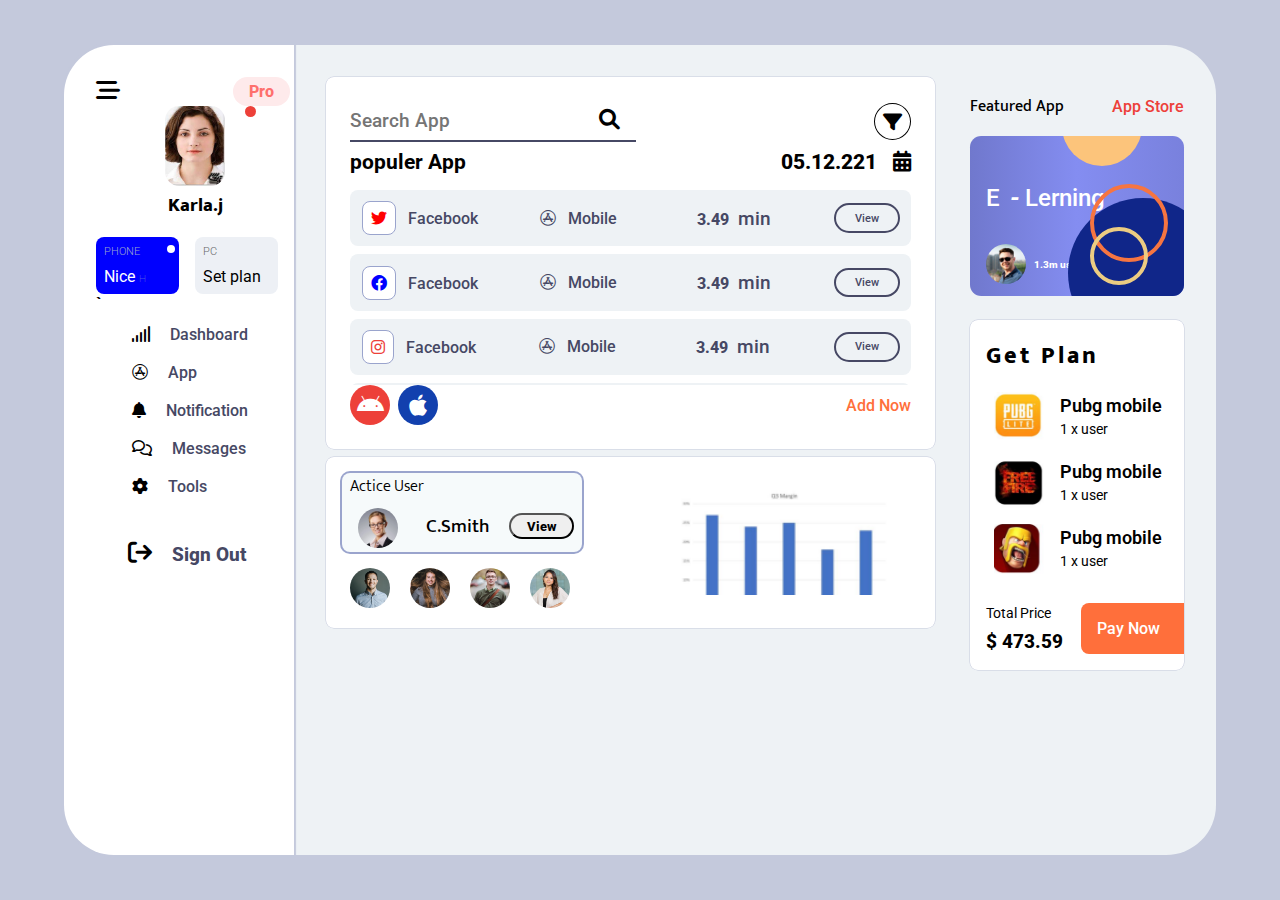
<file: index.html>
<!DOCTYPE html>
<html lang="en">
  <head>
    <meta charset="UTF-8" />
    <meta http-equiv="X-UA-Compatible" content="IE=edge" />
    <meta name="viewport" content="width=device-width, initial-scale=1.0" />
    <title>Home work 4</title>
    <!-- font awesome cdn link starts hear  -->

    <link rel="stylesheet" href="Font_awcsome/font_awcsome_fill/all.min.css" />
    <link
      rel="stylesheet"
      href="Font_awcsome/font_awcsome_fill/fontawesome.min.css"
    />
    <!-- font awesome cdn link Ends hear  -->
    <!-- main css link starts hear  -->
    <link rel="stylesheet" href="main_css/main.css" />
    <!-- main css link Ends hear  -->

    <!-- responsip link starts hear  -->
    <link rel="stylesheet" href="main_css/responsip-css/responsip.css" />
    <!-- responsip link Ends hear  -->
    <!-- <link rel="stylesheet" href="main.css" /> -->
  </head>
  <body>
    <!-- header starts hear -->
    <header></header>
    <!-- header Ends hear -->
    <!-- main body starts hear  -->
    <main>
      <div class="main-body-container-wraper">
        <div class="main-body-wraper">
          <div class="main-contant-container-wraper">
            <div class="main-contant-wraper">
              <!-- profile container starts hear  -->
              <div id="profile-container" class="profile-container-wraper">
                <div class="profile-wraper">
                  <div class="heamber-icon-wraper">
                    <div id="heambar-icon" class="heambar-icon">
                      <i class="fa-solid fa-bars-staggered"></i>
                    </div>
                    <div class="pro-btn-wraper">
                      <button class="pro-btn">Pro</button>
                    </div>
                  </div>
                  <div class="profile-img-wraper">
                    <span></span>
                    <img
                      class="profilw-img"
                      src="img/2.jfif"
                      alt="This is a profile Logo"
                    />
                    <h2>Karla.j</h2>
                  </div>
                  <div class="divaige-wraper">
                    <div class="phon-divaige-wraper">
                      <i></i>
                      <p>PHONE</p>
                      <h3>Nice <span>H</span></h3>
                    </div>
                    <div class="phon-divaige-wraper pc">
                      <p>PC</p>
                      <h3>Set plan</h3>
                    </div>
                  </div>
                  `
                  <nav class="navbar-contant-wraper">
                    <div class="navbar-container">
                      <ul>
                        <li>
                          <i class="fa-solid fa-signal"></i>
                          <a href="#">Dashboard</a>
                        </li>
                        <li>
                          <i class="fa-brands fa-app-store"></i>
                          <!-- <i class="fa-brands fa-app-store-ios"></i> -->
                          <a href="#">App</a>
                        </li>
                        <li>
                          <i class="fa-solid fa-bell"></i>
                          <a href="#">Notification</a>
                        </li>
                        <li>
                          <i class="fa-regular fa-comments"></i>
                          <a href="#">Messages</a>
                        </li>
                        <li>
                          <i class="fa-solid fa-gear"></i>
                          <a href="#">Tools</a>
                        </li>
                      </ul>
                    </div>
                  </nav>
                </div>
                <div class="sign-out-btn-wraper">
                  <div class="sign-out-btn">
                    <i class="fa-solid fa-arrow-right-from-bracket"></i>
                    <button class="sign-out-button">Sign Out</button>
                  </div>
                </div>
              </div>
              <!-- profile container Ends hear  -->
              <!-- app stor mid right starts hear  -->
              <div class="appstor-wraper">
                <!-- populer app container starts hear  -->
                <div class="populer-app-content-container-wraper">
                  <div class="populer-app-contant-wraper">
                    <div class="populer-app-section-wreaper">
                      <!-- search starts hear  -->
                      <div class="search-container-wraper">
                        <div class="search-container">
                          <input type="text" placeholder="Search App" />
                          <i class="fa-solid fa-magnifying-glass"></i>
                        </div>
                        <div class="filter-icon-wraper">
                          <i class="fa-solid fa-filter"></i>
                        </div>
                      </div>
                      <!-- search Ends hear  -->
                      <!-- Populer App starts hear  -->
                      <div class="deate-wraper">
                        <h2>populer App</h2>
                        <div class="deat-icon">
                          <h3>05.12.221</h3>
                          <i class="fa-solid fa-calendar-days"></i>
                        </div>
                      </div>
                      <div class="populer-app-container-wraper">
                        <div class="populer-app-wraper">
                          <!-- app card starts hear  -->
                          <div class="app-card-wraper">
                            <div class="app-logo">
                              <i id="twitter" class="fa-brands fa-twitter"></i>
                              <a href="#">Facebook</a>
                            </div>
                            <div class="app-name">
                              <ul>
                                <li>
                                  <i class="fa-brands fa-app-store"></i>
                                  <span>Mobile</span>
                                </li>
                                <li>3.49 <strong>min</strong></li>
                              </ul>
                            </div>
                            <div class="view-button-wraper">
                              <button class="view-btn">View</button>
                            </div>
                          </div>
                          <!-- app card Ends hear  -->
                          <!-- app card starts hear  -->
                          <div class="app-card-wraper">
                            <div class="app-logo">
                              <i
                                id="facebook"
                                class="fa-brands fa-facebook"
                              ></i>
                              <a href="#">Facebook</a>
                            </div>
                            <div class="app-name">
                              <ul>
                                <li>
                                  <i class="fa-brands fa-app-store"></i>
                                  <span>Mobile</span>
                                </li>
                                <li>3.49 <strong>min</strong></li>
                              </ul>
                            </div>
                            <div class="view-button-wraper">
                              <button class="view-btn">View</button>
                            </div>
                          </div>
                          <!-- app card Ends hear  -->
                          <!-- app card starts hear  -->
                          <div class="app-card-wraper">
                            <div class="app-logo">
                              <i
                                id="instagram"
                                class="fa-brands fa-instagram"
                              ></i>
                              <a href="#">Facebook</a>
                            </div>
                            <div class="app-name">
                              <ul>
                                <li>
                                  <i class="fa-brands fa-app-store"></i>
                                  <span>Mobile</span>
                                </li>
                                <li>3.49 <strong>min</strong></li>
                              </ul>
                            </div>
                            <div class="view-button-wraper">
                              <button class="view-btn">View</button>
                            </div>
                          </div>
                          <!-- app card Ends hear  -->
                          <!-- app card starts hear  -->
                          <div class="app-card-wraper">
                            <div class="app-logo">
                              <i id="whatapp" class="fa-brands fa-whatsapp"></i>
                              <a href="#">Facebook</a>
                            </div>
                            <div class="app-name">
                              <ul>
                                <li>
                                  <i class="fa-brands fa-app-store"></i>
                                  <span>Mobile</span>
                                </li>
                                <li>3.49 <strong>min</strong></li>
                              </ul>
                            </div>
                            <div class="view-button-wraper">
                              <button class="view-btn">View</button>
                            </div>
                          </div>
                          <!-- app card Ends hear  -->
                        </div>
                      </div>
                      <div class="addnow-container-wraper">
                        <div class="applogo-wraper">
                          <div class="app-icon-wraper androit">
                            <i class="fa-brands fa-android"></i>
                          </div>
                          <div class="app-icon-wraper apple">
                            <i class="fa-brands fa-apple"></i>
                          </div>
                        </div>
                        <div class="add-btn-wraper">
                          <button class="add-now">Add Now</button>
                        </div>
                      </div>
                      <!-- Populer App Ends hear  -->
                    </div>
                    <div class="active-user-wraper">
                      <div class="active-contant-wraper">
                        <div class="active-user-left-wraper">
                          <div class="active-text-wraper">
                            <h5>Actice User</h5>
                            <div class="user-wraper">
                              <div class="logo">
                                <img
                                  src="img/testimonials-3.jpg"
                                  alt="userlogo"
                                />
                              </div>
                              <h4>C.Smith</h4>
                              <div class="view-btn-wraper">
                                <button class="view-btn">View</button>
                              </div>
                            </div>
                          </div>
                          <div class="active-user-wraper">
                            <img src="img/team-1.jpg" alt="Active" />
                            <img src="img/team-2.jpg" alt="Active" />
                            <img src="img/team-3.jpg" alt="Active" />
                            <img src="img/team-4.jpg" alt="Active" />
                          </div>
                        </div>
                        <div class="grap-chart-wraper">
                          <div class="grap-wrapeer">
                            <img src="img/chart.PNG" alt="Grap" />
                          </div>
                        </div>
                      </div>
                    </div>
                  </div>
                </div>
                <!-- populer app container Ends hear  -->
                <!-- Featured app app store starts hear  -->
                <div class="app-store-contant-container-wraper">
                  <div class="app-store-container-wraper">
                    <div class="app-stor-text-wraper">
                      <h5>Featured App</h5>
                      <a href="#">App Store</a>
                    </div>
                    <div class="elarning-card-contant-wraper">
                      <div class="searken-one">
                        <div class="searken-two">
                          <!-- <div class="searken-three"></div>
                      <div class="searken-four"></div> -->
                          <h2>E <i>-</i>Lerning</h2>
                          <div class="elarning-card-logo-wraper">
                            <img src="img/testimonials-5.jpg" alt="" />
                            <p>1.3m user</p>
                          </div>
                        </div>
                      </div>
                    </div>
                    <!-- Get plan starts hear  -->
                    <div class="get-plan-section-contant-wraper">
                      <div class="get-plan-container-wraper">
                        <div class="get-plan-taitel-wraper">
                          <h2>Get Plan</h2>
                        </div>
                        <!-- mobile acrd wraper starts hear  -->
                        <div class="mobile-app-contant-wraper">
                          <div class="mobile-app-container">
                            <!-- mobile app card starts hear  -->
                            <div class="mobile-app-card-wraper">
                              <div class="mobile-app-logo">
                                <img src="img/app-1.PNG" alt="App logo" />
                              </div>
                              <div class="mobile-app-taitele">
                                <h3>Pubg mobile</h3>
                                <p>1 x user</p>
                              </div>
                            </div>
                            <!-- mobile app card Ends hear  -->
                            <!-- mobile app card starts hear  -->
                            <div class="mobile-app-card-wraper">
                              <div class="mobile-app-logo">
                                <img src="img/App-2.PNG" alt="App logo" />
                              </div>
                              <div class="mobile-app-taitele">
                                <h3>Pubg mobile</h3>
                                <p>1 x user</p>
                              </div>
                            </div>
                            <!-- mobile app card Ends hear  -->
                            <!-- mobile app card starts hear  -->
                            <div class="mobile-app-card-wraper">
                              <div class="mobile-app-logo">
                                <img src="img/app-3.PNG" alt="App logo" />
                              </div>
                              <div class="mobile-app-taitele">
                                <h3>Pubg mobile</h3>
                                <p>1 x user</p>
                              </div>
                            </div>
                            <!-- mobile app card Ends hear  -->
                            <!-- mobile app card starts hear  -->
                            <div class="mobile-app-card-wraper">
                              <div class="mobile-app-logo">
                                <img src="/img/jpg-1.png" alt="App logo" />
                              </div>
                              <div class="mobile-app-taitele">
                                <h3>Pubg mobile</h3>
                                <p>1 x user</p>
                              </div>
                            </div>
                            <!-- mobile app card Ends hear  -->
                          </div>
                          <!-- total price section starts hear  -->
                          <div class="price-contant-wraper">
                            <div class="price-container-wraper">
                              <div class="total-price-section">
                                <p>Total Price</p>
                                <h2>$ 473.59</h2>
                              </div>
                              <div class="total-price-btn">
                                <button class="Pay-now-btn">Pay Now</button>
                              </div>
                            </div>
                          </div>
                          <!-- total price section Ends hear  -->
                        </div>
                        <!-- mobile acrd wraper Ends hear  -->
                      </div>
                    </div>
                    <!-- Get plan Ends hear  -->
                  </div>
                </div>
                <!-- Featured app app store Ends hear  -->
              </div>
              <!-- app stor mid right Ends hear  -->
            </div>
          </div>
        </div>
      </div>
    </main>
    <!-- main body Ends hear  -->

    <!-- main javascript link starts hear  -->
    <script src="/main_js/main.js"></script>
    <!-- main javascript link Ends hear  -->
  </body>
</html>
</file>
<file: main_css/main.css>
@import url("https://fonts.googleapis.com/css2?family=Acme&family=Cookie&family=Dancing+Script&family=Grape+Nuts&family=Mukta:wght@300;400;500&family=Oswald:wght@200;300;400&family=PT+Sans+Narrow&family=Playfair+Display:ital,wght@0,400;0,500;1,400;1,500&family=Raleway:ital,wght@0,100;0,200;1,100;1,200&family=Roboto:ital,wght@0,400;0,500;1,400&family=Rubik+Moonrocks&family=Signika:wght@300;400;500;700&display=swap");
* {
  margin: 0;
  padding: 0;
  -webkit-box-sizing: border-box;
          box-sizing: border-box;
  font-family: var(--font_10);
  font-weight: 800;
}

:root {
  --font_1: "Acme", sans-serif;
  --font_2: "Cookie", cursive;
  --font_3: "Dancing Script", cursive;
  --font_4: "Grape Nuts", cursive;
  --font_5: "Mukta", sans-serif;
  --font_6: "Oswald", sans-serif;
  --font_7: "Playfair Display", serif;
  --font_8: "PT Sans Narrow", sans-serif;
  --font_9: "Raleway", sans-serif;
  --font_10: "Roboto", sans-serif;
  --font_11: "Rubik Moonrocks", cursive;
  --font_12: "Signika", sans-serif;
  --bg-grea: #eef2f5;
  --white-grea: #c4c9dc;
  --light-white: #ffffff;
  --tometo: #ed4039;
  --tometo-light: #f03635;
  --low-tometo: #ff6f3b;
  --pro-btn: #fe706d;
  --text-clor: #464864;
  --white-black: #9aa4cd;
  --bg-white-grea: #edf0f5;
}

.main-body-container-wraper {
  width: 100%;
  height: 100vh;
  background: var(--white-grea);
  display: -webkit-box;
  display: -ms-flexbox;
  display: flex;
  -webkit-box-pack: center;
      -ms-flex-pack: center;
          justify-content: center;
  -webkit-box-align: center;
      -ms-flex-align: center;
          align-items: center;
}

.main-body-container-wraper .main-body-wraper {
  width: 90%;
  height: 90vh;
  background: var(--bg-grea);
  border-radius: 50px;
}

.main-contant-container-wraper {
  width: 100%;
  height: 100%;
}

.main-contant-container-wraper .main-contant-wraper {
  width: 100%;
  height: 100%;
  display: -webkit-box;
  display: -ms-flexbox;
  display: flex;
  -webkit-box-pack: justify;
      -ms-flex-pack: justify;
          justify-content: space-between;
  -webkit-box-align: center;
      -ms-flex-align: center;
          align-items: center;
}

.profile-container-wraper {
  width: 20%;
  height: 100%;
  padding: 1rem 0 0 1rem;
  background: var(--light-white);
  padding: 2rem 0 0 2rem;
  border-radius: 50px 0 0 50px;
  -webkit-box-shadow: 0px 0px 1px 2px var(--white-grea);
          box-shadow: 0px 0px 1px 2px var(--white-grea);
  -webkit-transition: all 0.5s ease-in-out;
  transition: all 0.5s ease-in-out;
}

.profile-container-wraper-width {
  width: 0%;
}

.heamber-icon-wraper {
  display: -webkit-box;
  display: -ms-flexbox;
  display: flex;
  -webkit-box-pack: justify;
      -ms-flex-pack: justify;
          justify-content: space-between;
  -webkit-box-align: center;
      -ms-flex-align: center;
          align-items: center;
}

.heambar-icon {
  font-size: 1.5rem;
  color: #000;
  cursor: pointer;
}

.pro-btn-wraper .pro-btn {
  background: #feeaeb;
  outline: none;
  border: none;
  font-size: 1rem;
  color: var(--pro-btn);
  padding: 0.3rem 1rem;
  border-radius: 50px;
  margin-right: 0.3rem;
  cursor: pointer;
  -webkit-transition: all 0.5s ease-in-out;
  transition: all 0.5s ease-in-out;
}

.pro-btn-wraper .pro-btn:hover {
  background: #fdd0d3;
}

.profile-container-wraper .profile-wraper .profile-img-wraper {
  display: -webkit-box;
  display: -ms-flexbox;
  display: flex;
  -webkit-box-pack: center;
      -ms-flex-pack: center;
          justify-content: center;
  -webkit-box-align: center;
      -ms-flex-align: center;
          align-items: center;
  -webkit-box-orient: vertical;
  -webkit-box-direction: normal;
      -ms-flex-direction: column;
          flex-direction: column;
  position: relative;
}

.profile-wraper .profile-img-wraper .profilw-img {
  width: 60px;
  height: 80px;
  border-radius: 0.9rem;
}

.profile-wraper .profile-img-wraper span {
  width: 0.7rem;
  height: 0.7rem;
  background: var(--tometo);
  border-radius: 50%;
  position: absolute;
  top: 0;
  left: 149px;
  z-index: 1;
}

.profile-wraper .profile-img-wraper h2 {
  font-size: 1.2rem;
  font-family: var(--font_5);
  margin-top: 0.2rem;
}

.profile-wraper .divaige-wraper {
  display: -webkit-box;
  display: -ms-flexbox;
  display: flex;
  -webkit-box-pack: center;
      -ms-flex-pack: center;
          justify-content: center;
  -webkit-box-align: center;
      -ms-flex-align: center;
          align-items: center;
}

.profile-wraper .divaige-wraper .phon-divaige-wraper {
  margin: 1rem 0 0 0;
  background: #0000ff;
  width: 50%;
  position: relative;
  padding: 0.5rem;
  border-radius: 0.5rem;
  margin-right: 1rem;
}

.profile-wraper .divaige-wraper .phon-divaige-wraper i {
  position: absolute;
  top: 0.5rem;
  left: 85%;
  width: 0.5rem;
  height: 0.5rem;
  background: #fff;
  border-radius: 50%;
}

.profile-wraper .divaige-wraper .phon-divaige-wraper p {
  margin-bottom: 0.6rem;
  font-size: 0.7rem;
  font-weight: 300;
  color: var(--white-black);
}

.profile-wraper .divaige-wraper .phon-divaige-wraper h3 {
  font-size: 1rem;
  color: #fff;
  font-weight: 400;
}

.profile-wraper .divaige-wraper .phon-divaige-wraper h3 span {
  font-size: 0.6rem;
  color: var(--white-black);
  font-weight: 100;
}

.profile-wraper .divaige-wraper .pc {
  background: var(--bg-white-grea);
}

.profile-wraper .divaige-wraper .pc h3 {
  color: #000;
}

.profile-wraper .divaige-wraper .pc p {
  color: #68696b;
}

.profile-wraper .navbar-contant-wraper {
  color: #68696b;
}

.profile-wraper .navbar-contant-wraper ul {
  margin: 0;
  padding: 0;
}

.profile-wraper .navbar-contant-wraper ul li {
  list-style: none;
  padding: 0.5rem 2rem;
  margin: 0.2rem 0;
  border-left: 0.3rem solid transparent;
  -webkit-transition: all 0.5s ease-in-out;
  transition: all 0.5s ease-in-out;
  cursor: pointer;
}

.profile-wraper .navbar-contant-wraper ul li a {
  text-decoration: none;
  font-size: 1rem;
  color: var(--text-clor);
  font-weight: 500;
}

.profile-wraper .navbar-contant-wraper ul li i {
  margin-right: 1rem;
  color: #000;
}

.profile-wraper .navbar-contant-wraper ul li:hover {
  color: var(--tometo);
  border-left: 0.3rem solid var(--tometo);
  -webkit-transition: all 0.5s ease-in-out;
  transition: all 0.5s ease-in-out;
}

.profile-wraper .navbar-contant-wraper ul li:hover a,
.profile-wraper .navbar-contant-wraper ul li:hover i {
  color: var(--tometo);
}

.sign-out-btn-wraper {
  width: 100%;
  height: 100px;
}

.sign-out-btn-wraper .sign-out-btn {
  padding: 2rem;
  cursor: pointer;
}

.sign-out-btn-wraper .sign-out-btn i {
  font-size: 1.5rem;
  margin-right: 1rem;
}

.sign-out-btn-wraper .sign-out-btn .sign-out-button {
  outline: none;
  border: none;
  background: transparent;
  font-size: 1.2rem;
  color: var(--text-clor);
}

.appstor-wraper {
  width: 80%;
  height: 100%;
  background: transparent;
  display: -webkit-box;
  display: -ms-flexbox;
  display: flex;
  -webkit-box-pack: justify;
      -ms-flex-pack: justify;
          justify-content: space-between;
  padding: 2rem;
}

.populer-app-content-container-wraper {
  width: 71%;
  background: transparent;
  border-radius: 0.5rem;
}

.populer-app-section-wreaper {
  margin-bottom: 2rem;
  background: #ffffff;
  padding: 1.5rem;
  margin-bottom: 0.5rem;
  border-radius: 0.5rem;
  -webkit-box-shadow: 0px 0px 0px 0.5px var(--white-grea);
          box-shadow: 0px 0px 0px 0.5px var(--white-grea);
}

.search-container-wraper {
  display: -webkit-box;
  display: -ms-flexbox;
  display: flex;
  -webkit-box-pack: justify;
      -ms-flex-pack: justify;
          justify-content: space-between;
  -webkit-box-align: center;
      -ms-flex-align: center;
          align-items: center;
}

.search-container-wraper .search-container {
  border-bottom: 2px solid var(--text-clor);
  padding: 0 1rem 0 0;
}

.search-container-wraper .search-container input {
  font-size: 1.2rem;
  font-weight: 500;
  padding: 0.5rem 0;
  outline: none;
  border: none;
}

.search-container-wraper .search-container i {
  font-size: 1.3rem;
}

.search-container-wraper .filter-icon-wraper i {
  font-size: 1.2rem;
  padding: 0.5rem;
  border-radius: 50%;
  border: 1px solid #000;
  display: -webkit-box;
  display: -ms-flexbox;
  display: flex;
  -webkit-box-pack: center;
      -ms-flex-pack: center;
          justify-content: center;
  -webkit-box-align: center;
      -ms-flex-align: center;
          align-items: center;
}

.deate-wraper {
  display: -webkit-box;
  display: -ms-flexbox;
  display: flex;
  -webkit-box-pack: justify;
      -ms-flex-pack: justify;
          justify-content: space-between;
  -webkit-box-align: center;
      -ms-flex-align: center;
          align-items: center;
  margin: 1rem 0;
}

.deate-wraper h2 {
  font-size: 1.3rem;
  font-weight: bold;
}

.deate-wraper .deat-icon {
  display: -webkit-box;
  display: -ms-flexbox;
  display: flex;
  -webkit-box-pack: center;
      -ms-flex-pack: center;
          justify-content: center;
  -webkit-box-align: center;
      -ms-flex-align: center;
          align-items: center;
  font-size: 1.3rem;
}

.deate-wraper .deat-icon h3 {
  font-size: 1.3rem;
  margin-right: 1rem;
}

.populer-app-wraper {
  width: 100%;
  height: 228px;
  overflow-y: scroll;
}

.populer-app-wraper::-webkit-scrollbar {
  width: 0;
}

.app-card-wraper,
.app-card-wraper .app-name ul {
  display: -webkit-box;
  display: -ms-flexbox;
  display: flex;
  -webkit-box-pack: justify;
      -ms-flex-pack: justify;
          justify-content: space-between;
  -webkit-box-align: center;
      -ms-flex-align: center;
          align-items: center;
}

.app-card-wraper {
  background: var(--bg-grea);
  padding: 0.7rem;
  border-radius: 0.5rem;
  margin: 1rem 0;
  -webkit-transition: all 0.5s ease-in-out;
  transition: all 0.5s ease-in-out;
}

.app-card-wraper:hover {
  background: var(--tometo);
}

.app-card-wraper .app-logo i {
  padding: 0.5rem;
  background: var(--light-white);
  border-radius: 0.5rem;
  cursor: pointer;
  border: 1px solid var(--white-black);
}

.app-card-wraper .app-logo a {
  text-decoration: none;
  color: var(--text-clor);
  font-size: 1rem;
  margin-left: 0.5rem;
  font-weight: 500;
  -webkit-transition: all 0.5s ease-in-out;
  transition: all 0.5s ease-in-out;
}

.app-card-wraper:hover .app-logo a {
  color: var(--light-white);
}

.app-card-wraper .app-name ul li {
  list-style: none;
  font-size: 1rem;
  color: var(--light-white);
  margin: 0 2.5rem;
  color: var(--text-clor);
  -webkit-transition: all 0.5s ease-in-out;
  transition: all 0.5s ease-in-out;
}

.app-card-wraper:hover .app-name ul li {
  color: var(--light-white);
}

.app-card-wraper .app-name ul li span {
  font-weight: 500;
}

.app-card-wraper .app-name ul li i {
  margin-right: 0.5rem;
}

.app-card-wraper .app-name ul li strong {
  font-size: 1.2rem;
  margin-left: 0.3rem;
  font-weight: 500;
}

.app-card-wraper .view-button-wraper .view-btn {
  outline: none;
  padding: 0.4rem 1.2rem;
  border-radius: 50px;
  background: transparent;
  border: 2px solid var(--text-clor);
  color: var(--light-white);
  cursor: pointer;
  font-weight: 500;
  font-size: 0.7rem;
  -webkit-transition: all 0.5s ease-in-out;
  transition: all 0.5s ease-in-out;
  color: var(--text-clor);
}

.app-card-wraper:hover.app-card-wraper .view-button-wraper .view-btn {
  color: #fff;
  border: 2px solid var(--light-white);
}

#facebook {
  color: #0000ff;
}

#twitter {
  color: #ff0000;
}

#instagram {
  color: var(--tometo);
}

#whatapp {
  color: #36e757;
}

.addnow-container-wraper {
  display: -webkit-box;
  display: -ms-flexbox;
  display: flex;
  -webkit-box-pack: justify;
      -ms-flex-pack: justify;
          justify-content: space-between;
  -webkit-box-align: center;
      -ms-flex-align: center;
          align-items: center;
}

.addnow-container-wraper .applogo-wraper {
  display: -webkit-box;
  display: -ms-flexbox;
  display: flex;
  -webkit-box-pack: center;
      -ms-flex-pack: center;
          justify-content: center;
  -webkit-box-align: center;
      -ms-flex-align: center;
          align-items: center;
}

.addnow-container-wraper .applogo-wraper .app-icon-wraper {
  width: 40px;
  height: 40px;
  border-radius: 50%;
  padding: 1rem;
  display: -webkit-box;
  display: -ms-flexbox;
  display: flex;
  -webkit-box-pack: center;
      -ms-flex-pack: center;
          justify-content: center;
  -webkit-box-align: center;
      -ms-flex-align: center;
          align-items: center;
  color: #fff;
  font-size: 1.5rem;
}

.addnow-container-wraper .applogo-wraper .androit {
  background: var(--tometo);
}

.addnow-container-wraper .applogo-wraper .apple {
  background: #1240ae;
  margin-left: 0.5rem;
}

.addnow-container-wraper .add-btn-wraper .add-now {
  outline: none;
  border: none;
  font-size: 1rem;
  color: var(--low-tometo);
  font-weight: 500;
  background: transparent;
  cursor: pointer;
}

.active-user-wraper .active-contant-wraper {
  background: var(--light-white);
  width: 100%;
  display: -webkit-box;
  display: -ms-flexbox;
  display: flex;
  -webkit-box-pack: justify;
      -ms-flex-pack: justify;
          justify-content: space-between;
  -webkit-box-align: center;
      -ms-flex-align: center;
          align-items: center;
  padding: 1rem;
  border-radius: 0.5rem;
  -webkit-box-shadow: 0px 0px 0px 0.5px var(--white-grea);
          box-shadow: 0px 0px 0px 0.5px var(--white-grea);
}

.active-user-left-wraper {
  width: 50%;
}

.active-text-wraper {
  background: #f6fafb;
  padding: 0 0.5rem;
  border-radius: 0.5rem;
  -webkit-box-shadow: 0px 0px 0px 2px var(--white-black);
          box-shadow: 0px 0px 0px 2px var(--white-black);
  margin-bottom: 0.5rem;
}

.active-text-wraper h5 {
  font-size: 1rem;
  font-family: var(--font_5);
  font-weight: 300;
}

.user-wraper {
  display: -webkit-box;
  display: -ms-flexbox;
  display: flex;
  -webkit-box-pack: justify;
      -ms-flex-pack: justify;
          justify-content: space-between;
  -webkit-box-align: center;
      -ms-flex-align: center;
          align-items: center;
}

.active-text-wraper {
  width: 240px;
}

.user-wraper .logo img {
  width: 40px;
  height: 40px;
  border-radius: 50%;
}

.user-wraper h4 {
  font-size: 1.2rem;
  font-family: var(--font_5);
  font-weight: 500;
}

.user-wraper .view-btn-wraper .view-btn {
  padding: 0.2rem 1rem;
  border-radius: 50px;
  outline: none;
  -webkit-transition: all 0.5s ease-in-out;
  transition: all 0.5s ease-in-out;
  cursor: pointer;
}

.user-wraper .view-btn-wraper .view-btn:hover {
  color: #ed4039;
  background: black;
}

.active-user-wraper img {
  width: 40px;
  height: 40px;
  border-radius: 50%;
  margin: 0 0.5rem;
  margin-top: 0.5rem;
}

.grap-chart-wraper {
  width: 300px;
  height: 120px;
  background: transparent;
  margin-top: -1rem;
  overflow: hidden;
}

.grap-chart-wraper img {
  width: 100%;
  height: 100%;
  border-radius: 0;
}

.app-card-wraper .view-button-wraper .view-btn:hover {
  background: var(--light-white);
  color: #000 !important;
}

.app-store-contant-container-wraper {
  width: 25%;
  height: 100%;
  background: transparent;
  background: transparent;
  padding: 1rem 0 1rem 0rem;
}

.app-stor-text-wraper {
  display: -webkit-box;
  display: -ms-flexbox;
  display: flex;
  -webkit-box-pack: justify;
      -ms-flex-pack: justify;
          justify-content: space-between;
  -webkit-box-align: center;
      -ms-flex-align: center;
          align-items: center;
  margin-bottom: 1rem;
}

.app-stor-text-wraper h5 {
  font-size: 1rem;
  font-family: var(--font_5);
  font-weight: 500;
}

.app-stor-text-wraper a {
  text-decoration: none;
  font-size: 1rem;
  color: var(--tometo);
  font-weight: 500;
}

.elarning-card-contant-wraper {
  height: 160px;
  background: -webkit-gradient(linear, left top, right top, from(#7078cd), color-stop(#848df1), to(#7981dd));
  background: linear-gradient(to right, #7078cd, #848df1, #7981dd);
  padding: 2rem 0.5rem 2rem 1rem;
  padding: 3rem 2rem 2rem 1rem;
  position: relative;
  overflow: hidden;
  border-radius: 0.7rem;
  margin-bottom: 1.5rem;
}

.elarning-card-contant-wraper .searken-two h2 {
  font-size: 1.5rem;
  font-weight: 500;
  color: #fff;
}

.elarning-card-contant-wraper .searken-two h2 i {
  margin: 0 0.3rem;
}

.elarning-card-contant-wraper .elarning-card-logo-wraper {
  display: -webkit-box;
  display: -ms-flexbox;
  display: flex;
  -webkit-box-pack: start;
      -ms-flex-pack: start;
          justify-content: start;
  -webkit-box-align: center;
      -ms-flex-align: center;
          align-items: center;
  margin-top: 2rem;
  color: #fff;
}

.elarning-card-logo-wraper img {
  width: 40px;
  height: 40px;
  border-radius: 50%;
}

.elarning-card-logo-wraper p {
  font-size: 0.6rem;
  margin-left: 0.5rem;
}

.elarning-card-contant-wraper .searken-one::before {
  position: absolute;
  content: "";
  width: 150px;
  height: 150px;
  background: #102689;
  border-radius: 50%;
  top: 39%;
  left: 46%;
}

.elarning-card-contant-wraper .searken-one::after {
  content: "";
  position: absolute;
  width: 70px;
  height: 70px;
  border: 4px solid #f67541;
  border-radius: 50%;
  top: 30%;
  left: 56%;
}

.elarning-card-contant-wraper .searken-two::after {
  content: "";
  position: absolute;
  width: 50px;
  height: 50px;
  border: 4px solid #eccc82;
  border-radius: 50%;
  top: 57%;
  left: 56%;
  z-index: 1;
}

.elarning-card-contant-wraper .searken-two::before {
  content: "";
  position: absolute;
  width: 80px;
  height: 80px;
  background: #fcc47b;
  border-radius: 50%;
  top: -31%;
  left: 43%;
}

.get-plan-section-contant-wraper {
  width: 100%;
  background: #ffffff;
  border-radius: 0.5rem;
  -webkit-box-shadow: 0px 0px 0px 0.5px var(--white-grea);
          box-shadow: 0px 0px 0px 0.5px var(--white-grea);
  padding-top: 1rem;
}

.get-plan-taitel-wraper h2 {
  font-size: 1.5rem;
  font-weight: 800;
  font-family: var(--font_5);
  letter-spacing: 3px;
  margin: 0rem 0 1rem 1rem;
}

.mobile-app-container {
  overflow-y: scroll;
  width: 100%;
  height: 195px;
}

.mobile-app-container::-webkit-scrollbar {
  width: 0;
}

.mobile-app-card-wraper {
  display: -webkit-box;
  display: -ms-flexbox;
  display: flex;
  -webkit-box-pack: start;
      -ms-flex-pack: start;
          justify-content: start;
  -webkit-box-align: center;
      -ms-flex-align: center;
          align-items: center;
  gap: 1rem;
  margin-bottom: 1rem;
  padding: 0 0 0 1.5rem;
}

.mobile-app-card-wraper .mobile-app-logo {
  width: 50px;
  height: 50px;
}

.mobile-app-card-wraper .mobile-app-logo img {
  width: 100%;
  height: 100%;
}

.mobile-app-card-wraper .mobile-app-taitele h3 {
  font-size: 1.1rem;
  font-weight: 600;
  margin-bottom: 0.3rem;
}

.mobile-app-card-wraper .mobile-app-taitele p {
  font-size: 0.9rem;
  font-weight: 400;
}

.price-container-wraper {
  display: -webkit-box;
  display: -ms-flexbox;
  display: flex;
  -webkit-box-pack: justify;
      -ms-flex-pack: justify;
          justify-content: space-between;
  -webkit-box-align: center;
      -ms-flex-align: center;
          align-items: center;
  padding: 1rem;
  position: relative;
}

.price-container-wraper .total-price-section p {
  font-size: 0.9rem;
  font-weight: 400;
  margin-bottom: 0.5rem;
}

.price-container-wraper .total-price-section h2 {
  font-size: 1.2rem;
}

.price-container-wraper .total-price-btn .Pay-now-btn {
  padding: 1rem 1.5rem 1rem 1rem;
  margin-right: -1rem;
  border: none;
  outline: none;
  cursor: pointer;
  background: #ff6f3b;
  color: #fff;
  font-size: 1rem;
  font-weight: 500;
  border-radius: 0.5rem 0 0 0.5rem;
}
/*# sourceMappingURL=main.css.map */
</file>
<file: main_css/responsip-css/responsip.css>
@media screen and (max-width: 1700px) {
  .deate-wraper {
    margin: 0.5rem 0;
  }
  .app-card-wraper {
    margin: 0.5rem 0;
  }
  .populer-app-wraper {
    height: 203px;
  }
}
/*# sourceMappingURL=responsip.css.map */
</file>
